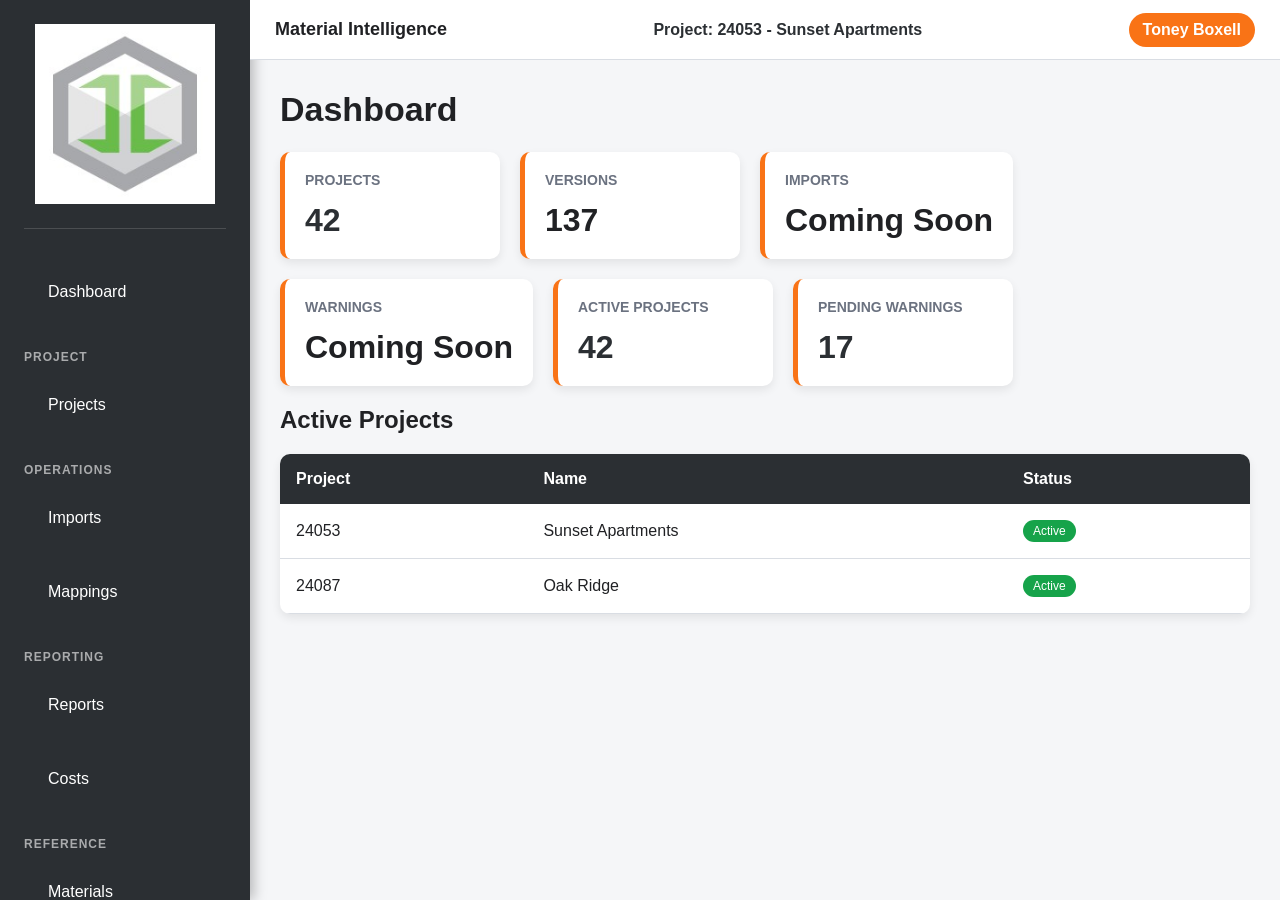
<file: prototype/index.html>
<!DOCTYPE html>
<html lang="en">
<head>
    <meta charset="UTF-8">
    <meta name="viewport" content="width=device-width, initial-scale=1.0">
    <title>Material Intelligence</title>
    <link rel="stylesheet" href="site.css">
</head>

<body>
<div class="topbar">

    <div class="topbar-left">
        Material Intelligence
    </div>

    <div class="topbar-center">
        Project: 24053 - Sunset Apartments
    </div>

    <div class="topbar-right">
        Toney Boxell
    </div>

</div>
<div class="sidebar">

<div class="logo-container">
    <img src="ICD.jpg" alt="ICD">
</div>

  <ul>

    <li><a href="index.html">Dashboard</a></li>

</ul>

<h4>Project</h4>

<ul>

    <li><a href="projects.html">Projects</a></li>

</ul>

<h4>Operations</h4>

<ul>

    <li><a href="imports.html">Imports</a></li>

    <li><a href="mappings.html">Mappings</a></li>

</ul>

<h4>Reporting</h4>

<ul>

    <li><a href="reports.html">Reports</a></li>

    <li><a href="costs.html">Costs</a></li>

</ul>

<h4>Reference</h4>

<ul>

    <li><a href="materials.html">Materials</a></li>

</ul>
</div>

<div class="main">

    <h1>Dashboard</h1>

    <div class="card-container">

        <div class="card">
            <h3>Projects</h3>
            <p class="kpi-number">42</p>
        </div>

        <div class="card">
            <h3>Versions</h3>
            <p>137</p>
        </div>

        <div class="card">
            <h3>Imports</h3>
            <p>Coming Soon</p>
        </div>

        <div class="card">
            <h3>Warnings</h3>
            <p>Coming Soon</p>
        </div>
<div class="card">
    <h3>Active Projects</h3>
    <p class="kpi-number">42</p>
</div>
<div class="card">
    <h3>Pending Warnings</h3>
    <p class="kpi-number">17</p>
</div>
    </div>

    <h2>Active Projects</h2>

    <table>

        <tr>
            <th>Project</th>
            <th>Name</th>
            <th>Status</th>
        </tr>

        <tr>
            <td>24053</td>
            <td>Sunset Apartments</td>
            <td>
    <span class="status-active">
        Active
    </span>
</td>
        </tr>

        <tr>
            <td>24087</td>
            <td>Oak Ridge</td>
            <td>
    <span class="status-active">
        Active
    </span>
</td>
        </tr>

    </table>

</div>

</body>
</html>
</file>
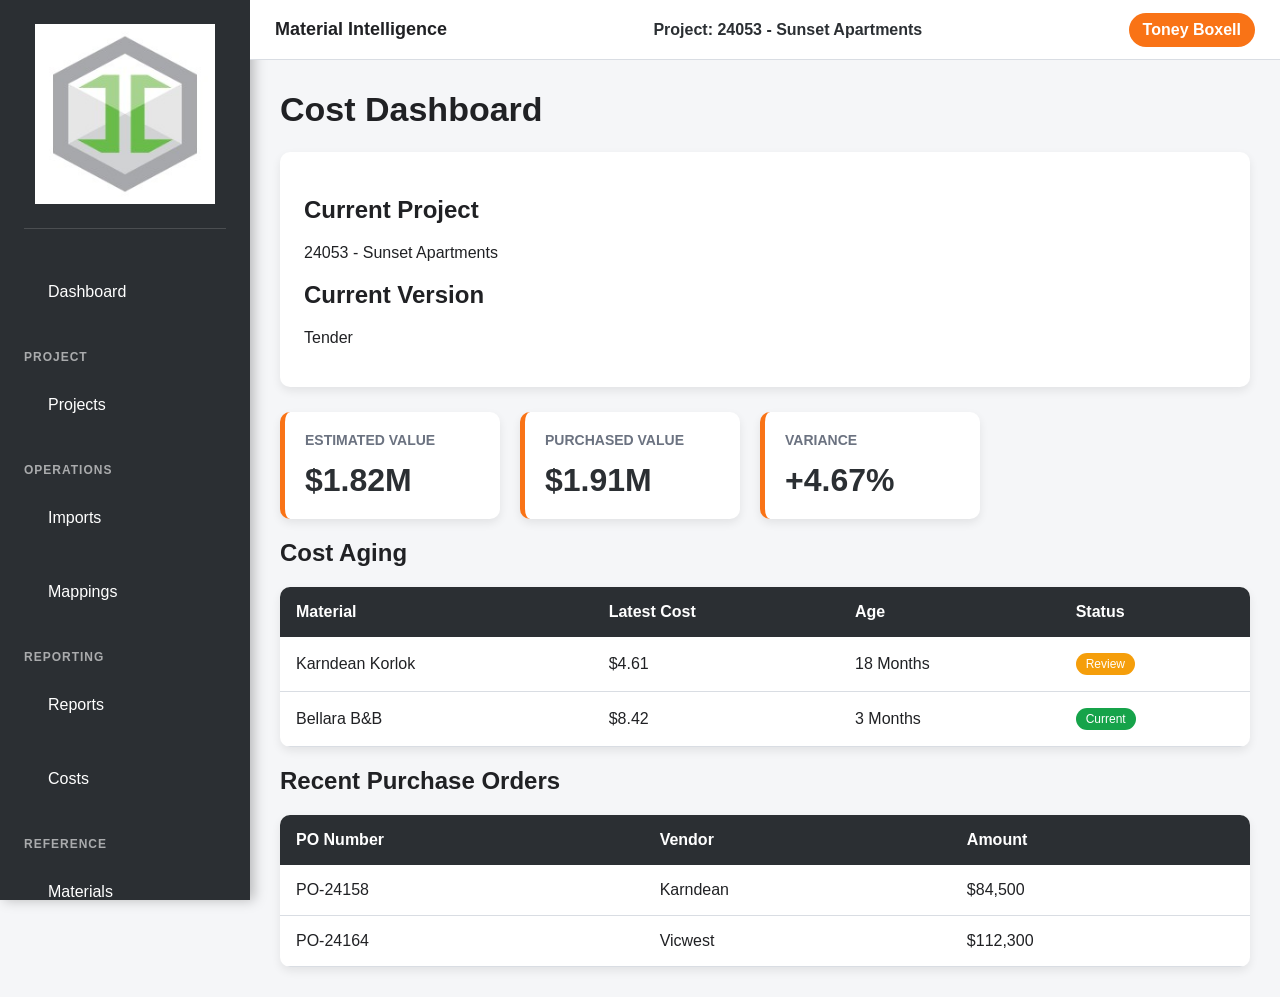
<file: prototype/costs.html>
<!DOCTYPE html>
<html lang="en">

<head>
    <meta charset="UTF-8">
    <meta name="viewport" content="width=device-width, initial-scale=1.0">
    <title>Import Center - Material Intelligence</title>
    <link rel="stylesheet" href="site.css">
</head>

<body>

    <div class="topbar">

    <div class="topbar-left">
        Material Intelligence
    </div>

    <div class="topbar-center">
        Project: 24053 - Sunset Apartments
    </div>

    <div class="topbar-right">
        Toney Boxell
    </div>

</div>

    <div class="sidebar">

  <div class="logo-container">
    <img src="ICD.jpg" alt="ICD">
</div>

       <ul>

    <li><a href="index.html">Dashboard</a></li>

</ul>

<h4>Project</h4>

<ul>

    <li><a href="projects.html">Projects</a></li>

</ul>

<h4>Operations</h4>

<ul>

    <li><a href="imports.html">Imports</a></li>

    <li><a href="mappings.html">Mappings</a></li>

</ul>

<h4>Reporting</h4>

<ul>

    <li><a href="reports.html">Reports</a></li>

    <li><a href="costs.html">Costs</a></li>

</ul>

<h4>Reference</h4>

<ul>

    <li><a href="materials.html">Materials</a></li>

</ul>
    </div>

    <div class="main">

        <h1>Cost Dashboard</h1>

<div class="workspace-header">

    <h2>Current Project</h2>
    <p>24053 - Sunset Apartments</p>

    <h2>Current Version</h2>
    <p>Tender</p>

</div>

<div class="card-container">

    <div class="card">
        <h3>Estimated Value</h3>
        <p class="kpi-number">$1.82M</p>
    </div>

    <div class="card">
        <h3>Purchased Value</h3>
        <p class="kpi-number">$1.91M</p>
    </div>

    <div class="card">
        <h3>Variance</h3>
        <p class="kpi-number">+4.67%</p>
    </div>

</div>

<h2>Cost Aging</h2>

<table>

<tr>
    <th>Material</th>
    <th>Latest Cost</th>
    <th>Age</th>
    <th>Status</th>
</tr>

<tr>
    <td>Karndean Korlok</td>
    <td>$4.61</td>
    <td>18 Months</td>
    <td>
        <span class="status-warning">
            Review
        </span>
    </td>
</tr>

<tr>
    <td>Bellara B&B</td>
    <td>$8.42</td>
    <td>3 Months</td>
    <td>
        <span class="status-active">
            Current
        </span>
    </td>
</tr>

</table>

<h2>Recent Purchase Orders</h2>

<table>

<tr>
    <th>PO Number</th>
    <th>Vendor</th>
    <th>Amount</th>
</tr>

<tr>
    <td>PO-24158</td>
    <td>Karndean</td>
    <td>$84,500</td>
</tr>

<tr>
    <td>PO-24164</td>
    <td>Vicwest</td>
    <td>$112,300</td>
</tr>

</table>

</body>

</html>
</file>
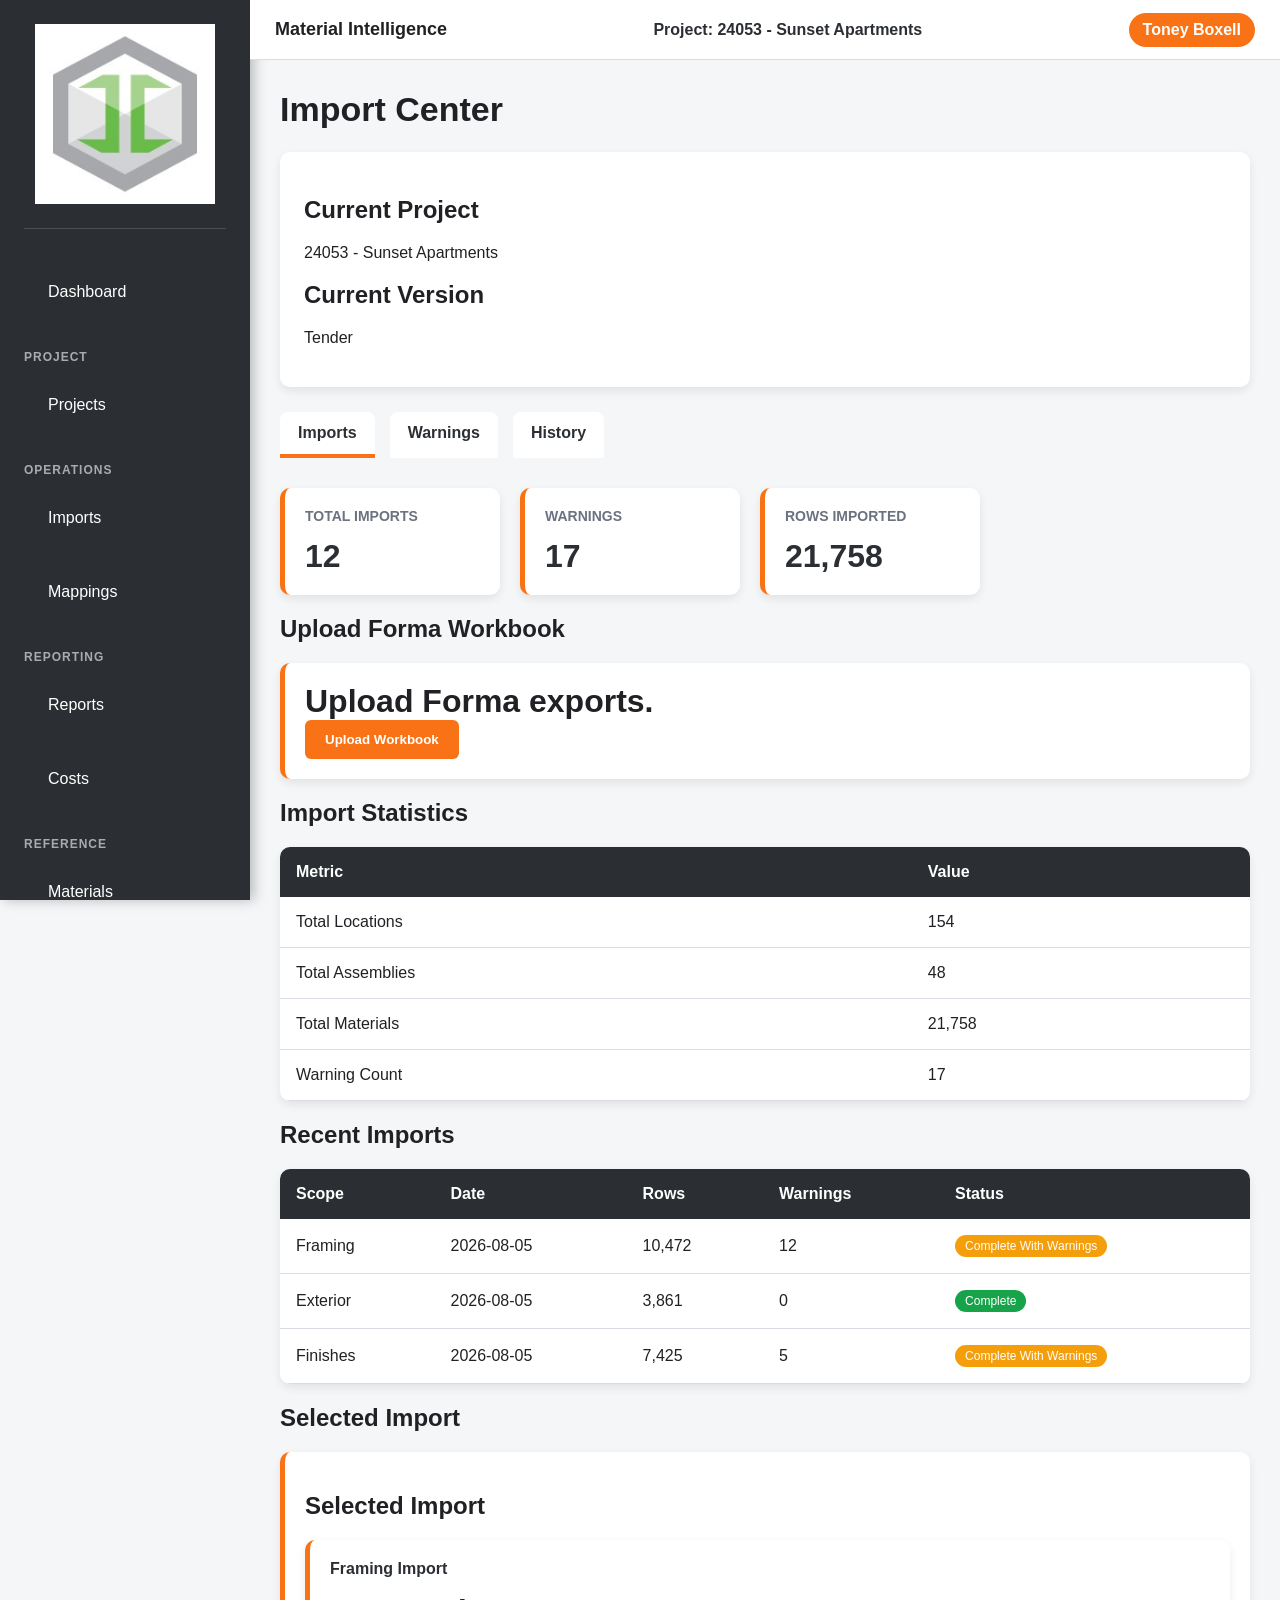
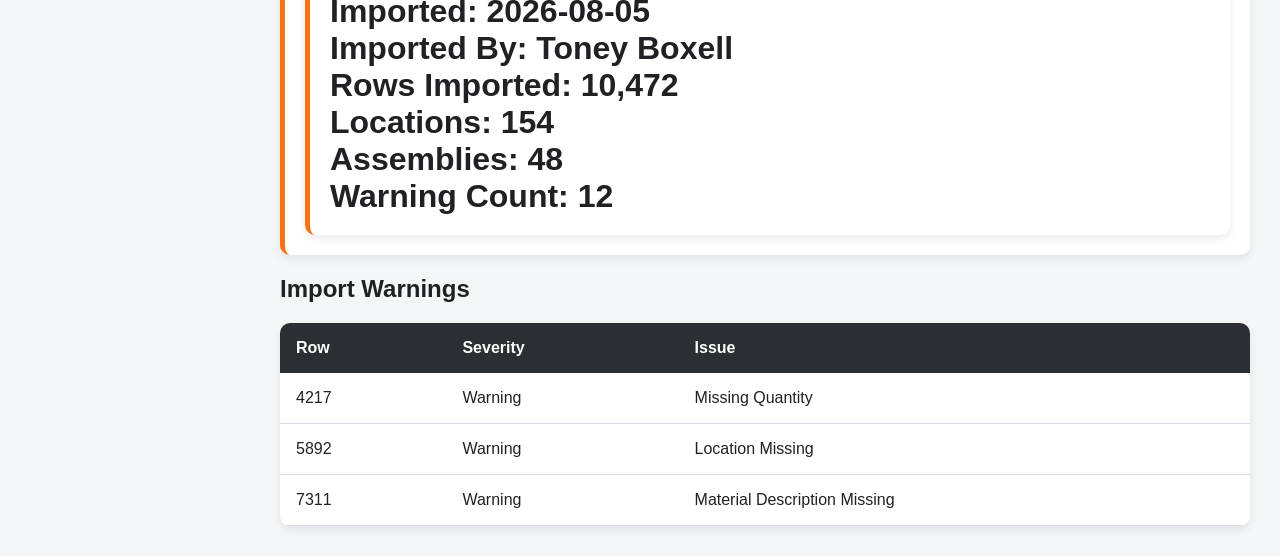
<file: prototype/imports.html>
<!DOCTYPE html>
<html lang="en">

<head>
    <meta charset="UTF-8">
    <meta name="viewport" content="width=device-width, initial-scale=1.0">
    <title>Import Center - Material Intelligence</title>
    <link rel="stylesheet" href="site.css">
</head>

<body>

   <div class="topbar">

    <div class="topbar-left">
        Material Intelligence
    </div>

    <div class="topbar-center">
        Project: 24053 - Sunset Apartments
    </div>

    <div class="topbar-right">
        Toney Boxell
    </div>

</div>

    <div class="sidebar">

  <div class="logo-container">
    <img src="ICD.jpg" alt="ICD">
</div>
<ul>

    <li><a href="index.html">Dashboard</a></li>

</ul>

<h4>Project</h4>

<ul>

    <li><a href="projects.html">Projects</a></li>

</ul>

<h4>Operations</h4>

<ul>

    <li><a href="imports.html">Imports</a></li>

    <li><a href="mappings.html">Mappings</a></li>

</ul>

<h4>Reporting</h4>

<ul>

    <li><a href="reports.html">Reports</a></li>

    <li><a href="costs.html">Costs</a></li>

</ul>

<h4>Reference</h4>

<ul>

    <li><a href="materials.html">Materials</a></li>

</ul>

    </div>

    <div class="main">

        <h1>Import Center</h1>

        <div class="workspace-header">

            <h2>Current Project</h2>

            <p>24053 - Sunset Apartments</p>

            <h2>Current Version</h2>

            <p>Tender</p>

        </div>

        <div class="tabs">

            <div class="tab active">
                Imports
            </div>

            <div class="tab">
                Warnings
            </div>

            <div class="tab">
                History
            </div>

        </div>

        <div class="card-container">

            <div class="card">
                <h3>Total Imports</h3>
                <p class="kpi-number">12</p>
            </div>

            <div class="card">
                <h3>Warnings</h3>
                <p class="kpi-number">17</p>
            </div>

            <div class="card">
                <h3>Rows Imported</h3>
                <p class="kpi-number">21,758</p>
            </div>

        </div>

        <h2>Upload Forma Workbook</h2>

        <div class="card">

            <p>
                Upload Forma exports.
            </p>

            <button class="primary-button">
                Upload Workbook
            </button>

        </div>

        <h2>Import Statistics</h2>

        <table>

            <tr>
                <th>Metric</th>
                <th>Value</th>
            </tr>

            <tr>
                <td>Total Locations</td>
                <td>154</td>
            </tr>

            <tr>
                <td>Total Assemblies</td>
                <td>48</td>
            </tr>

            <tr>
                <td>Total Materials</td>
                <td>21,758</td>
            </tr>

            <tr>
                <td>Warning Count</td>
                <td>17</td>
            </tr>

        </table>

        <h2>Recent Imports</h2>

        <table>

            <tr>
                <th>Scope</th>
                <th>Date</th>
                <th>Rows</th>
                <th>Warnings</th>
                <th>Status</th>
            </tr>

            <tr>
                <td>Framing</td>
                <td>2026-08-05</td>
                <td>10,472</td>
                <td>12</td>
                <td>
                    <span class="status-warning">
                        Complete With Warnings
                    </span>
                </td>
            </tr>

            <tr>
                <td>Exterior</td>
                <td>2026-08-05</td>
                <td>3,861</td>
                <td>0</td>
                <td>
                    <span class="status-active">
                        Complete
                    </span>
                </td>
            </tr>

            <tr>
                <td>Finishes</td>
                <td>2026-08-05</td>
                <td>7,425</td>
                <td>5</td>
                <td>
                    <span class="status-warning">
                        Complete With Warnings
                    </span>
                </td>
            </tr>

        </table>
<h2>Selected Import</h2>

<div class="card">

   <h2>Selected Import</h2>

<div class="card">

    <div class="section-label">
        Framing Import
    </div>

    <p>Imported: 2026-08-05</p>
    <p>Imported By: Toney Boxell</p>
    <p>Rows Imported: 10,472</p>
    <p>Locations: 154</p>
    <p>Assemblies: 48</p>
    <p>Warning Count: 12</p>

</div>
    </div>
<h2>Import Warnings</h2>

<table>

    <tr>
        <th>Row</th>
        <th>Severity</th>
        <th>Issue</th>
    </tr>

    <tr>
        <td>4217</td>
        <td>Warning</td>
        <td>Missing Quantity</td>
    </tr>

    <tr>
        <td>5892</td>
        <td>Warning</td>
        <td>Location Missing</td>
    </tr>

    <tr>
        <td>7311</td>
        <td>Warning</td>
        <td>Material Description Missing</td>
    </tr>

</table>
</body>

</html>
</file>
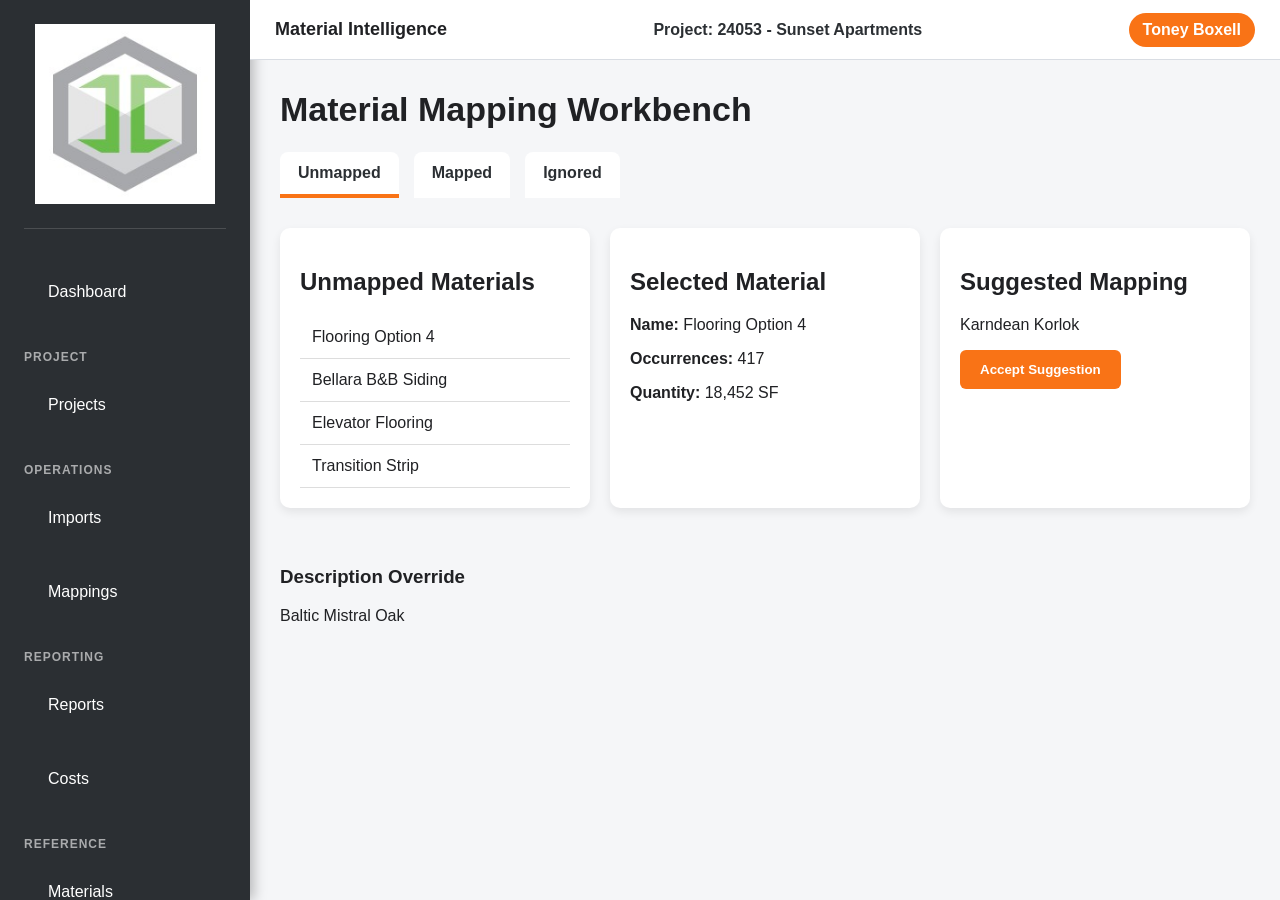
<file: prototype/mappings.html>
<!DOCTYPE html>
<html lang="en">
<head>
    <meta charset="UTF-8">
    <meta name="viewport" content="width=device-width, initial-scale=1.0">
    <title>Material Intelligence</title>
    <link rel="stylesheet" href="site.css">
</head>
    
<body>
    
<div class="topbar">

    <div class="topbar-left">
        Material Intelligence
    </div>

    <div class="topbar-center">
        Project: 24053 - Sunset Apartments
    </div>

    <div class="topbar-right">
        Toney Boxell
    </div>

</div>
<div class="sidebar">

 <div class="logo-container">
    <img src="ICD.jpg" alt="ICD">
</div>

   <ul>

    <li><a href="index.html">Dashboard</a></li>

</ul>

<h4>Project</h4>

<ul>

    <li><a href="projects.html">Projects</a></li>

</ul>

<h4>Operations</h4>

<ul>

    <li><a href="imports.html">Imports</a></li>

    <li><a href="mappings.html">Mappings</a></li>

</ul>

<h4>Reporting</h4>

<ul>

    <li><a href="reports.html">Reports</a></li>

    <li><a href="costs.html">Costs</a></li>

</ul>

<h4>Reference</h4>

<ul>

    <li><a href="materials.html">Materials</a></li>

</ul>

</div>

<div class="main">

    <h1>Material Mapping Workbench</h1>

 <div class="tabs">

    <div class="tab active">
        Unmapped
    </div>

    <div class="tab">
        Mapped
    </div>

    <div class="tab">
        Ignored
    </div>

</div>

   <div class="mapping-layout">

    <div class="mapping-panel">

        <h2>Unmapped Materials</h2>

        <ul class="mapping-list">

            <li>Flooring Option 4</li>
            <li>Bellara B&B Siding</li>
            <li>Elevator Flooring</li>
            <li>Transition Strip</li>

        </ul>

    </div>

    <div class="mapping-panel">

        <h2>Selected Material</h2>

        <p><strong>Name:</strong> Flooring Option 4</p>

        <p><strong>Occurrences:</strong> 417</p>

        <p><strong>Quantity:</strong> 18,452 SF</p>

    </div>

    <div class="mapping-panel">

        <h2>Suggested Mapping</h2>

        <p>Karndean Korlok</p>

        <button class="primary-button">
            Accept Suggestion
        </button>

    </div>
      
<div style="margin-top:20px;">

    <h3>Description Override</h3>

    <p>
        Baltic Mistral Oak
    </p>

</div>
</div>

</body>
</html>
</file>
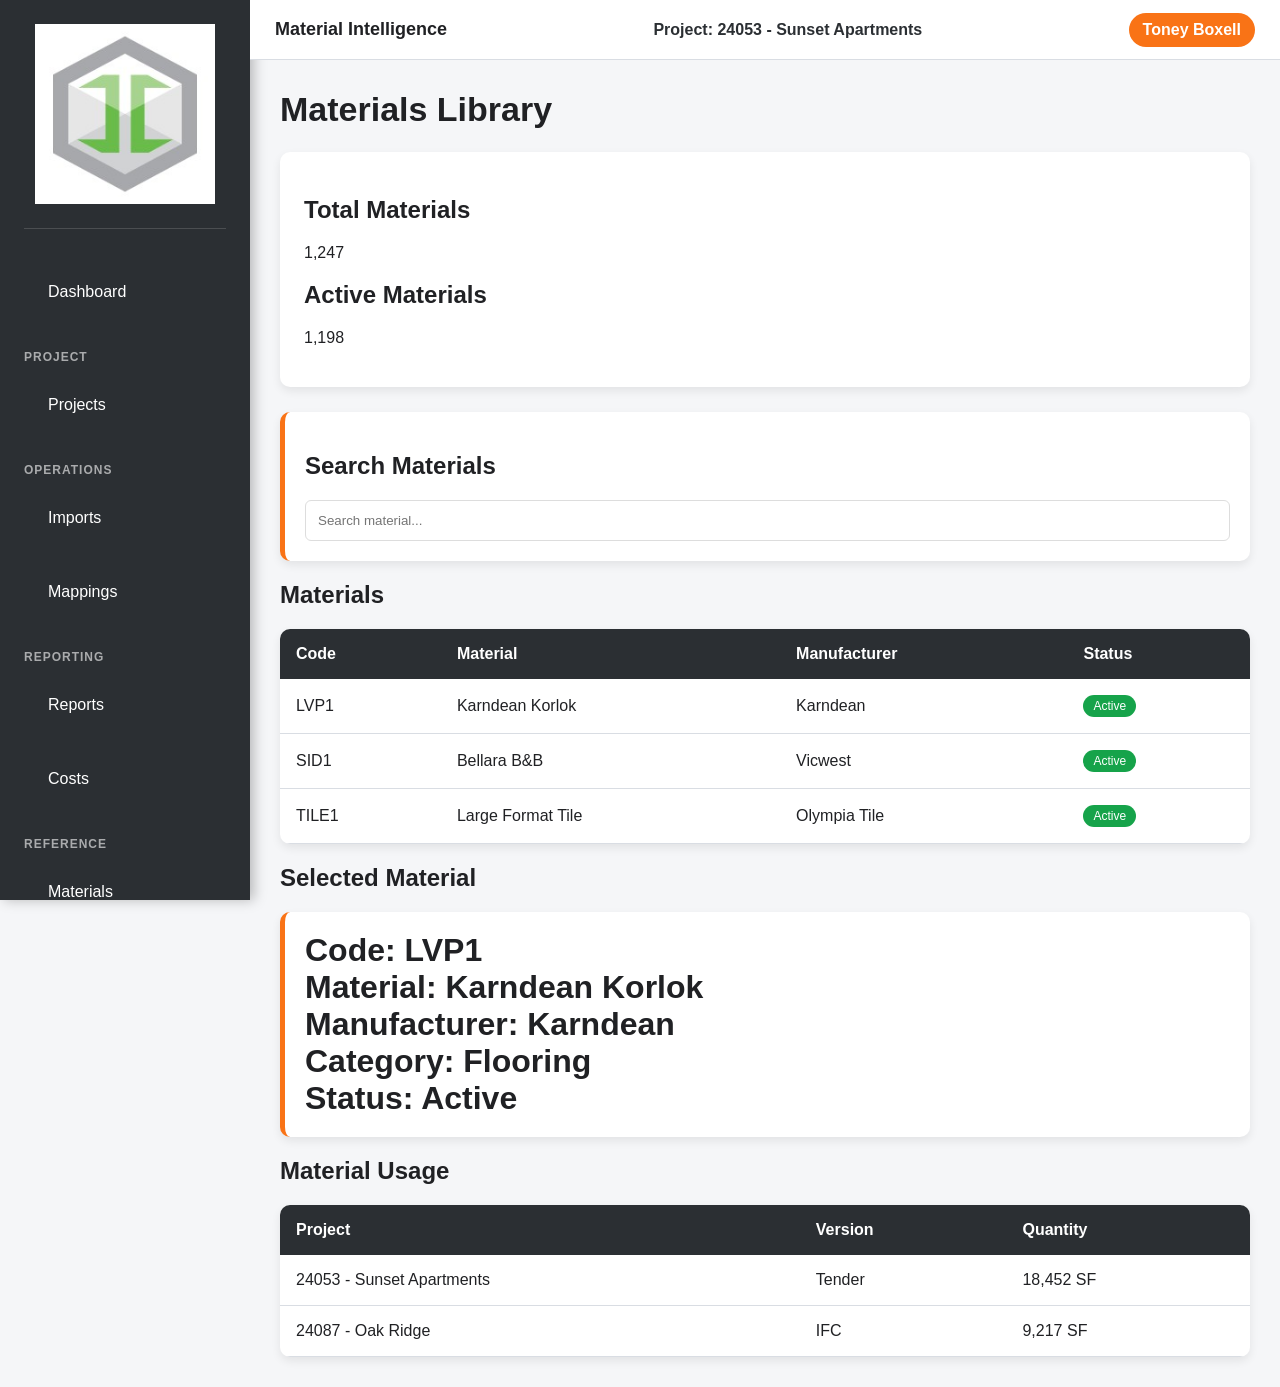
<file: prototype/materials.html>
<!DOCTYPE html>
<html lang="en">

<head>
    <meta charset="UTF-8">
    <meta name="viewport" content="width=device-width, initial-scale=1.0">
    <title>Import Center - Material Intelligence</title>
    <link rel="stylesheet" href="site.css">
</head>

<body>

  <div class="topbar">

    <div class="topbar-left">
        Material Intelligence
    </div>

    <div class="topbar-center">
        Project: 24053 - Sunset Apartments
    </div>

    <div class="topbar-right">
        Toney Boxell
    </div>

</div>

    <div class="sidebar">

  <div class="logo-container">
    <img src="ICD.jpg" alt="ICD">
</div>

      <ul>

    <li><a href="index.html">Dashboard</a></li>

</ul>

<h4>Project</h4>

<ul>

    <li><a href="projects.html">Projects</a></li>

</ul>

<h4>Operations</h4>

<ul>

    <li><a href="imports.html">Imports</a></li>

    <li><a href="mappings.html">Mappings</a></li>

</ul>

<h4>Reporting</h4>

<ul>

    <li><a href="reports.html">Reports</a></li>

    <li><a href="costs.html">Costs</a></li>

</ul>

<h4>Reference</h4>

<ul>

    <li><a href="materials.html">Materials</a></li>

</ul>

    </div>

    <div class="main">

       <h1>Materials Library</h1>

<div class="workspace-header">

    <h2>Total Materials</h2>
    <p>1,247</p>

    <h2>Active Materials</h2>
    <p>1,198</p>

</div>

<div class="card">

    <h2>Search Materials</h2>

    <input type="text"
           placeholder="Search material..."
           style="
                width:100%;
                padding:12px;
                border:1px solid #ddd;
                border-radius:6px;
           ">

</div>

<h2>Materials</h2>

<table>

<tr>
    <th>Code</th>
    <th>Material</th>
    <th>Manufacturer</th>
    <th>Status</th>
</tr>

<tr>
    <td>LVP1</td>
    <td>Karndean Korlok</td>
    <td>Karndean</td>
    <td>
        <span class="status-active">
            Active
        </span>
    </td>
</tr>

<tr>
    <td>SID1</td>
    <td>Bellara B&B</td>
    <td>Vicwest</td>
    <td>
        <span class="status-active">
            Active
        </span>
    </td>
</tr>

<tr>
    <td>TILE1</td>
    <td>Large Format Tile</td>
    <td>Olympia Tile</td>
    <td>
        <span class="status-active">
            Active
        </span>
    </td>
</tr>

</table>

<h2>Selected Material</h2>

<div class="card">

    <p><strong>Code:</strong> LVP1</p>

    <p><strong>Material:</strong> Karndean Korlok</p>

    <p><strong>Manufacturer:</strong> Karndean</p>

    <p><strong>Category:</strong> Flooring</p>

    <p><strong>Status:</strong> Active</p>

</div>
        <h2>Material Usage</h2>

<table>

<tr>
    <th>Project</th>
    <th>Version</th>
    <th>Quantity</th>
</tr>

<tr>
    <td>24053 - Sunset Apartments</td>
    <td>Tender</td>
    <td>18,452 SF</td>
</tr>

<tr>
    <td>24087 - Oak Ridge</td>
    <td>IFC</td>
    <td>9,217 SF</td>
</tr>

</table>
</body>

</html>
</file>
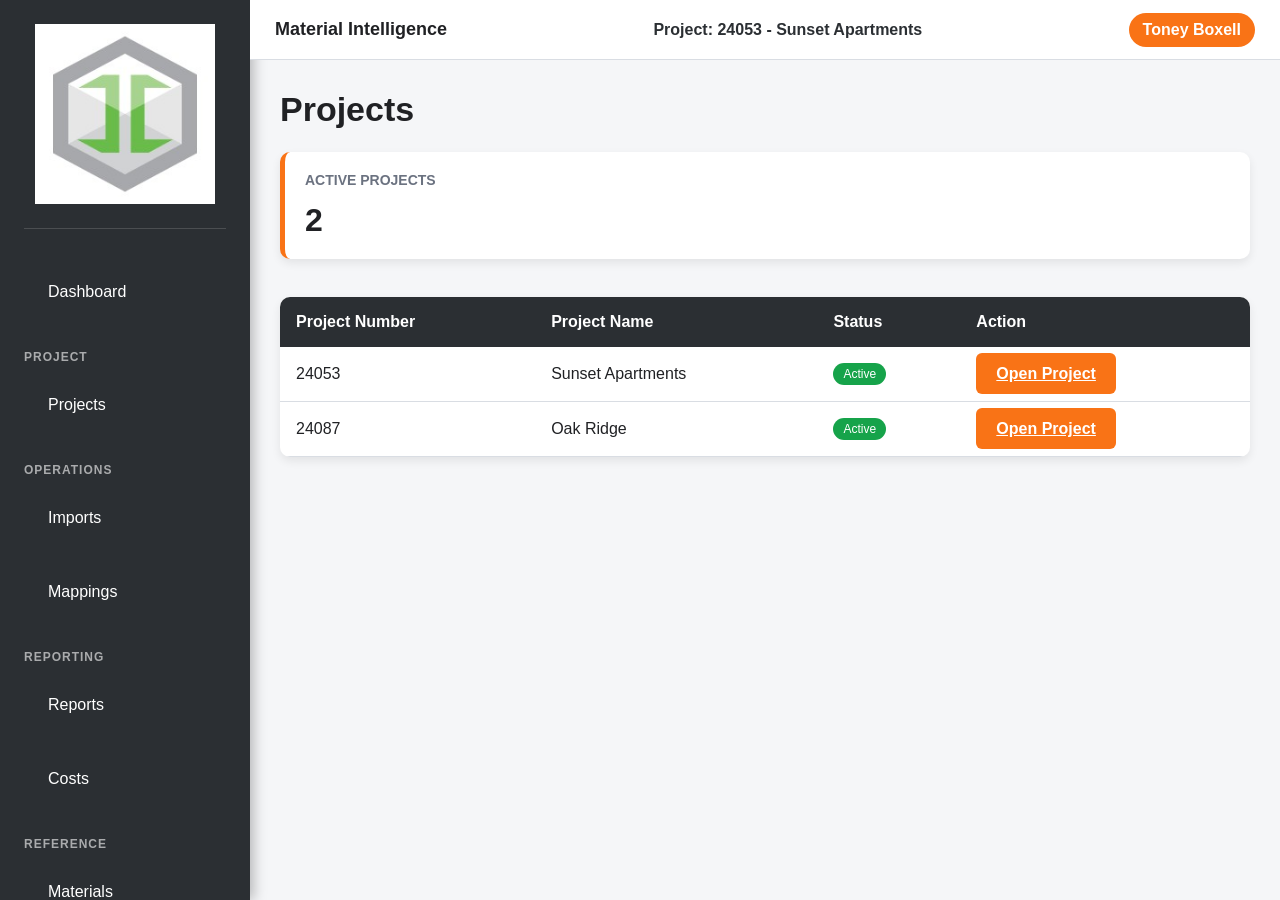
<file: prototype/projects.html>
<!DOCTYPE html>
<html lang="en">
<head>
    <meta charset="UTF-8">
    <meta name="viewport" content="width=device-width, initial-scale=1.0">
    <title>Material Intelligence</title>
    <link rel="stylesheet" href="site.css">
</head>

<body>
<div class="topbar">

    <div class="topbar-left">
        Material Intelligence
    </div>

    <div class="topbar-center">
        Project: 24053 - Sunset Apartments
    </div>

    <div class="topbar-right">
        Toney Boxell
    </div>

</div>
<div class="sidebar">

 <div class="logo-container">
    <img src="ICD.jpg" alt="ICD">
</div>

  <ul>

    <li><a href="index.html">Dashboard</a></li>

</ul>

<h4>Project</h4>

<ul>

    <li><a href="projects.html">Projects</a></li>

</ul>

<h4>Operations</h4>

<ul>

    <li><a href="imports.html">Imports</a></li>

    <li><a href="mappings.html">Mappings</a></li>

</ul>

<h4>Reporting</h4>

<ul>

    <li><a href="reports.html">Reports</a></li>

    <li><a href="costs.html">Costs</a></li>

</ul>

<h4>Reference</h4>

<ul>

    <li><a href="materials.html">Materials</a></li>

</ul>

</div>

<div class="main">

    <h1>Projects</h1>

    <div class="card">
        <h3>Active Projects</h3>
        <p>2</p>
    </div>

    <br>

    <table>

        <tr>
            <th>Project Number</th>
            <th>Project Name</th>
            <th>Status</th>
            <th>Action</th>
        </tr>

        <tr>
            <td>24053</td>
            <td>Sunset Apartments</td>
            <td>
    <span class="status-active">
        Active
    </span>
</td>
            <td>
    <a href="workspace.html" class="primary-button">
        Open Project
    </a>
</td>
        </tr>

        <tr>
            <td>24087</td>
            <td>Oak Ridge</td>
            <td>
    <span class="status-active">
        Active
    </span>
</td>
            <td>
    <a href="workspace.html" class="primary-button">
        Open Project
    </a>
</td>
        </tr>

    </table>

</div>

</body>
</html>
</file>
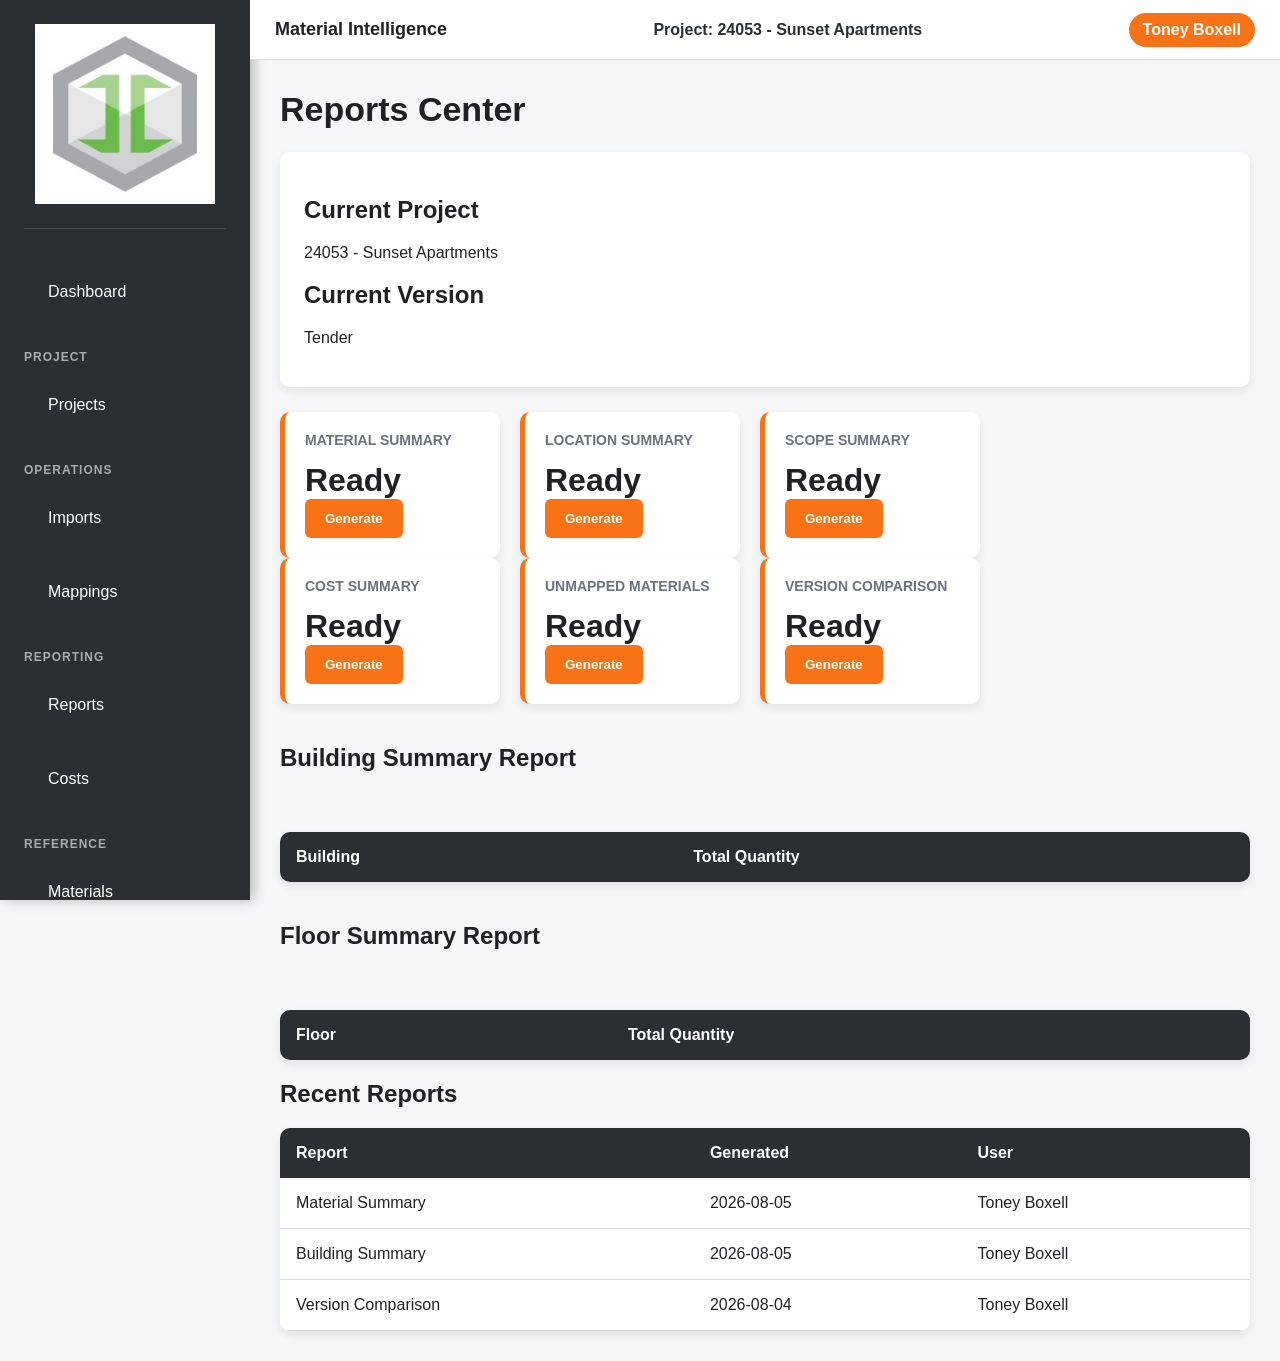
<file: prototype/reports.html>
<!DOCTYPE html>
<html lang="en">

<head>
    <meta charset="UTF-8">
    <meta name="viewport" content="width=device-width, initial-scale=1.0">
    <title>Import Center - Material Intelligence</title>
    <link rel="stylesheet" href="site.css">
</head>

<body>

 <div class="topbar">

    <div class="topbar-left">
        Material Intelligence
    </div>

    <div class="topbar-center">
        Project: 24053 - Sunset Apartments
    </div>

    <div class="topbar-right">
        Toney Boxell
    </div>

</div>
    <div class="sidebar">

  <div class="logo-container">
    <img src="ICD.jpg" alt="ICD">
</div>

       <ul>

    <li><a href="index.html">Dashboard</a></li>

</ul>

<h4>Project</h4>

<ul>

    <li><a href="projects.html">Projects</a></li>

</ul>

<h4>Operations</h4>

<ul>

    <li><a href="imports.html">Imports</a></li>

    <li><a href="mappings.html">Mappings</a></li>

</ul>

<h4>Reporting</h4>

<ul>

    <li><a href="reports.html">Reports</a></li>

    <li><a href="costs.html">Costs</a></li>

</ul>

<h4>Reference</h4>

<ul>

    <li><a href="materials.html">Materials</a></li>

</ul>
    </div>

    <div class="main">

        <h1>Reports Center</h1>

<div class="workspace-header">

    <h2>Current Project</h2>
    <p>24053 - Sunset Apartments</p>

    <h2>Current Version</h2>
    <p>Tender</p>

</div>

<div class="card-container">

    <div class="card">
        <h3>Material Summary</h3>
        <p>Ready</p>

        <button class="primary-button">
            Generate
        </button>
    </div>

    <div class="card">
        <h3>Location Summary</h3>
        <p>Ready</p>

        <button class="primary-button">
            Generate
        </button>
    </div>

    <div class="card">
        <h3>Scope Summary</h3>
        <p>Ready</p>

        <button class="primary-button">
            Generate
        </button>
    </div>

</div>

<div class="card-container">

    <div class="card">
        <h3>Cost Summary</h3>
        <p>Ready</p>

        <button class="primary-button">
            Generate
        </button>
    </div>

    <div class="card">
        <h3>Unmapped Materials</h3>
        <p>Ready</p>

        <button class="primary-button">
            Generate
        </button>
    </div>

    <div class="card">
        <h3>Version Comparison</h3>
        <p>Ready</p>

        <button class="primary-button">
            Generate
        </button>
    </div>
<h2>Building Summary Report</h2>

<table>

    <thead>
        <tr>
            <th>Building</th>
            <th>Total Quantity</th>
        </tr>
    </thead>

    <tbody id="building-report-body">

    </tbody>

</table>
    <h2>Floor Summary Report</h2>

<table>

    <thead>
        <tr>
            <th>Floor</th>
            <th>Total Quantity</th>
        </tr>
    </thead>

    <tbody id="floor-report-body">

    </tbody>

</table>
</div>

<h2>Recent Reports</h2>

<table>

<tr>
    <th>Report</th>
    <th>Generated</th>
    <th>User</th>
</tr>

<tr>
    <td>Material Summary</td>
    <td>2026-08-05</td>
    <td>Toney Boxell</td>
</tr>

<tr>
    <td>Building Summary</td>
    <td>2026-08-05</td>
    <td>Toney Boxell</td>
</tr>

<tr>
    <td>Version Comparison</td>
    <td>2026-08-04</td>
    <td>Toney Boxell</td>
</tr>

</table>
        <script>
       js/reporting.js
           </script>
</body>

</html>
</file>
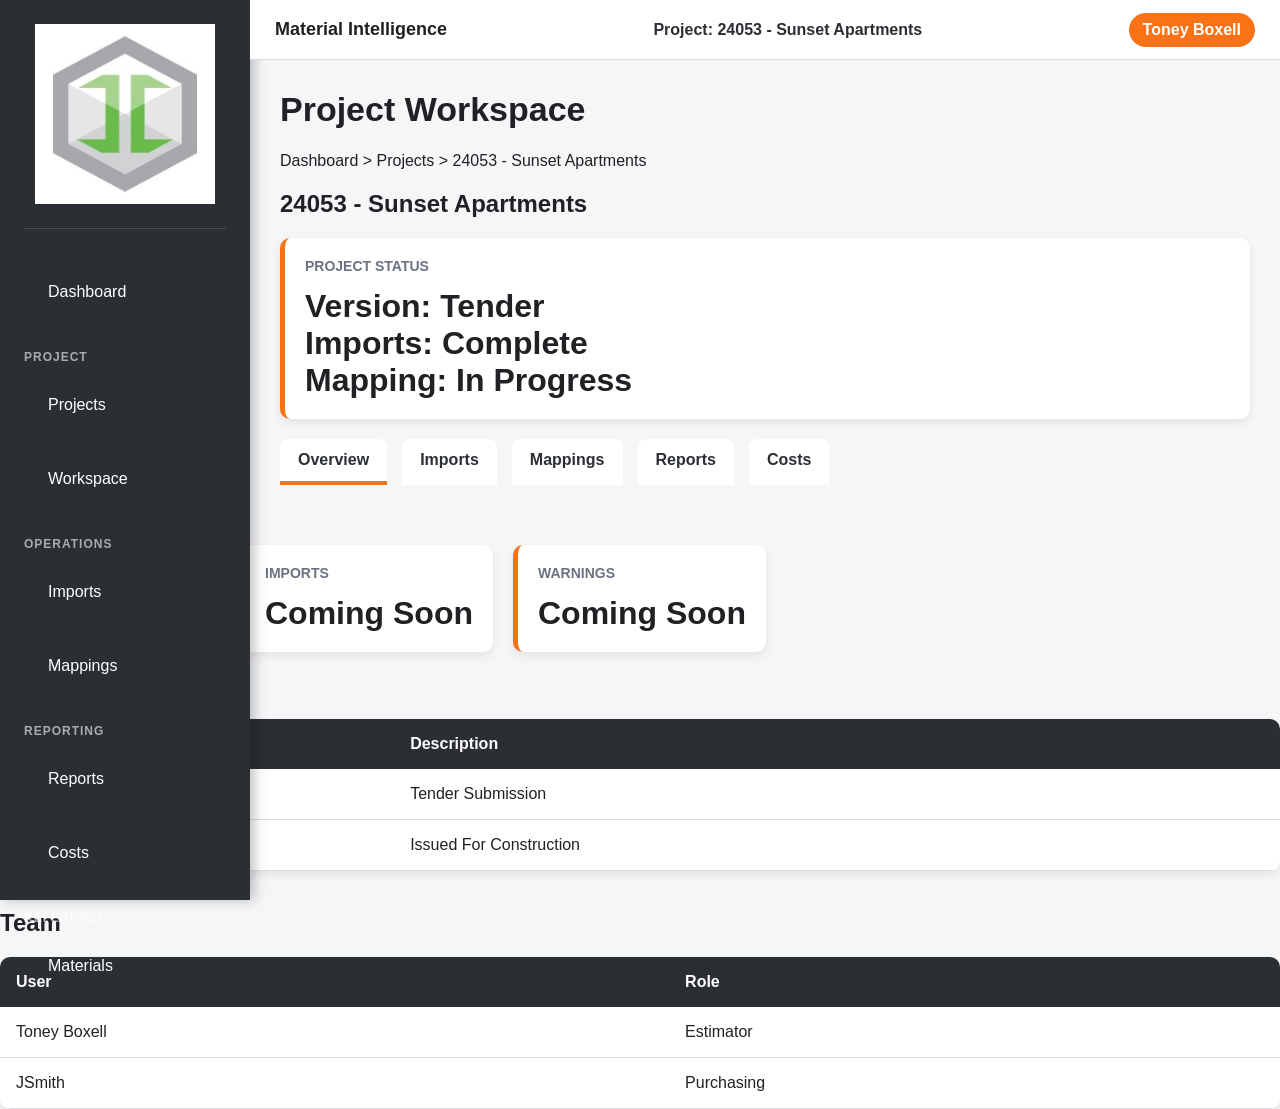
<file: prototype/workspace.html>
<!DOCTYPE html>
<html lang="en">
<head>
    <meta charset="UTF-8">
    <meta name="viewport" content="width=device-width, initial-scale=1.0">
    <title>Material Intelligence</title>
    <link rel="stylesheet" href="site.css">
</head>
    
<body>
  
<div class="topbar">

    <div class="topbar-left">
        Material Intelligence
    </div>

    <div class="topbar-center">
        Project: 24053 - Sunset Apartments
    </div>

    <div class="topbar-right">
        Toney Boxell
    </div>

</div>
<div class="sidebar">

 <div class="logo-container">
    <img src="ICD.jpg" alt="ICD">
</div>

   <ul>

    <li><a href="index.html">Dashboard</a></li>

</ul>

<h4>Project</h4>

<ul>

    <li><a href="projects.html">Projects</a></li>

    <li><a href="workspace.html">Workspace</a></li>

</ul>

<h4>Operations</h4>

<ul>

    <li><a href="imports.html">Imports</a></li>

    <li><a href="mappings.html">Mappings</a></li>

</ul>

<h4>Reporting</h4>

<ul>

    <li><a href="reports.html">Reports</a></li>

    <li><a href="costs.html">Costs</a></li>

</ul>

<h4>Reference</h4>

<ul>

    <li><a href="materials.html">Materials</a></li>

</ul>

</div>

<div class="main">

   <h1>Project Workspace</h1>

<p>
Dashboard > Projects > 24053 - Sunset Apartments
</p>

<h2>24053 - Sunset Apartments</h2>
    <div class="card">

    <h3>Project Status</h3>

    <p>
        Version: Tender
    </p>

    <p>
        Imports: Complete
    </p>

    <p>
        Mapping: In Progress
    </p>

</div>
<div class="tabs">

    <a href="workspace.html" class="tab active">
        Overview
    </a>

    <a href="imports.html" class="tab">
        Imports
    </a>

    <a href="mappings.html" class="tab">
        Mappings
    </a>

    <a href="reports.html" class="tab">
        Reports
    </a>

    <a href="costs.html" class="tab">
        Costs
    </a>

</div>
</div>

    <div class="card-container">

        <div class="card">
            <h3>Versions</h3>
            <p>2</p>
        </div>

        <div class="card">
            <h3>Imports</h3>
            <p>Coming Soon</p>
        </div>

        <div class="card">
            <h3>Warnings</h3>
            <p>Coming Soon</p>
        </div>

    </div>

    <h2>Versions</h2>

    <table>

        <tr>
            <th>Version</th>
            <th>Description</th>
        </tr>

        <tr>
            <td>Tender</td>
            <td>Tender Submission</td>
        </tr>

        <tr>
            <td>IFC</td>
            <td>Issued For Construction</td>
        </tr>

    </table>

    <br>

    <h2>Team</h2>

    <table>

        <tr>
            <th>User</th>
            <th>Role</th>
        </tr>

        <tr>
            <td>Toney Boxell</td>
            <td>Estimator</td>
        </tr>

        <tr>
            <td>JSmith</td>
            <td>Purchasing</td>
        </tr>

    </table>

</div>

</body>
</html>
</file>
<file: prototype/site.css>
:root {
    --graphite: #2B2F33;
    --orange: #F97316;
    --concrete: #F5F6F8;
    --white: #FFFFFF;
    --success: #16A34A;
    --warning: #F59E0B;
    --border: #D9DDE3;
}

* {
    box-sizing: border-box;
}

body {
    margin: 0;
    background: var(--concrete);
    font-family: "Segoe UI", Arial, sans-serif;
    color: #202124;
}

.sidebar {
    position: fixed;
    top: 0;
    left: 0;
    width: 250px;
    height: 100vh;
    background: var(--graphite);
    color: white;
    padding: 24px;
}

.sidebar h2 {
    margin: 0 0 30px 0;
    font-size: 24px;
    font-weight: 700;
    color: white;
}
.sidebar {
    box-shadow: 4px 0 12px rgba(0,0,0,.25);
}

.sidebar ul {
    list-style: none;
    margin: 0;
    padding: 0;
}

.sidebar li {
    margin-bottom: 8px;
}

.sidebar a,
.sidebar li {
    display: block;
    padding: 12px;
    border-radius: 6px;
    text-decoration: none;
    color: white;
}

.sidebar a:hover {
    background: rgba(255,255,255,.08);
}

.main {
    margin-left: 250px;
    padding: 90px 30px 30px 30px;
}

h1 {
    margin-top: 0;
    font-size: 34px;
    font-weight: 600;
}

.card-container {
    display: flex;
    gap: 20px;
    flex-wrap: wrap;
}

.card {
    background: white;
    border-left: 5px solid var(--orange);
    border-radius: 10px;
    min-width: 220px;
    padding: 20px;
    box-shadow: 0 4px 10px rgba(0,0,0,.08);
}

.card h3 {
    margin-top: 0;
    color: #6B7280;
    font-size: 14px;
    text-transform: uppercase;
}

.card p {
    font-size: 32px;
    font-weight: 700;
    margin: 0;
}

table {
    width: 100%;
    border-collapse: collapse;
    background: white;
    margin-top: 20px;
    border-radius: 10px;
    overflow: hidden;
    box-shadow: 0 4px 10px rgba(0,0,0,.08);
}

th {
    background: var(--graphite);
    color: white;
    text-align: left;
    padding: 16px;
}

td {
    padding: 16px;
    border-bottom: 1px solid var(--border);
}

tr:hover td {
    background: #FAFAFA;
}

.status-active {
    background: var(--success);
    color: white;
    padding: 4px 10px;
    border-radius: 20px;
    display: inline-block;
    font-size: 12px;
}

.workspace-header {
    background: white;
    padding: 24px;
    border-radius: 10px;
    margin-bottom: 25px;
    box-shadow: 0 4px 10px rgba(0,0,0,.08);
}

.tabs {
    display: flex;
    gap: 15px;
    margin-top: 20px;
    margin-bottom: 30px;
}

.tab {
    background: white;
    padding: 12px 18px;
    border-radius: 8px 8px 0 0;
    border-bottom: 4px solid transparent;
    font-weight: 600;
}

.tab.active {
    border-bottom: 4px solid var(--orange);
}
.topbar {
    height: 60px;
    background: white;
    border-bottom: 1px solid #D9DDE3;
    display: flex;
    justify-content: space-between;
    align-items: center;
    padding: 0 25px;
    position: fixed;
    left: 250px;
    right: 0;
    top: 0;
    z-index: 100;
}

.topbar-left {
    font-weight: 700;
    font-size: 18px;
}

.topbar-right {
    color: #6B7280;
}

.kpi-number {
    font-size: 42px;
    color: var(--graphite);
}
.primary-button {
    background: var(--orange);
    color: white;
    border: none;
    padding: 12px 20px;
    border-radius: 6px;
    cursor: pointer;
    font-weight: 600;
}

.primary-button:hover {
    opacity: .9;
}

.status-warning {
    background: var(--warning);
    color: white;
    padding: 4px 10px;
    border-radius: 20px;
    display: inline-block;
    font-size: 12px;
}
.active-nav {
    background: var(--orange);
}
.section-label {
    font-size: 16px;
    font-weight: 600;
    margin-bottom: 15px;
    color: var(--graphite);
}
.logo-container {
    text-align: center;
    margin-bottom: 30px;
    padding-bottom: 20px;
    border-bottom: 1px solid rgba(255,255,255,.15);
}

.logo-container img {
    max-width: 180px;
    height: auto;
}
.mapping-layout {
    display: grid;
    grid-template-columns: 1fr 1fr 1fr;
    gap: 20px;
    margin-top: 20px;
}

.mapping-panel {
    background: white;
    padding: 20px;
    border-radius: 10px;
    box-shadow: 0 4px 10px rgba(0,0,0,.08);
}

.mapping-list {
    list-style: none;
    padding: 0;
    margin: 0;
}

.mapping-list li {
    padding: 12px;
    border-bottom: 1px solid #ddd;
    cursor: pointer;
}

.mapping-list li:hover {
    background: #f5f5f5;
}
.topbar-center {
    font-weight: 600;
    color: var(--graphite);
}

.topbar-right {
    background: var(--orange);
    color: white;
    padding: 8px 14px;
    border-radius: 20px;
    font-weight: 600;
}
.sidebar h4 {
    margin-top: 25px;
    margin-bottom: 8px;
    color: rgba(255,255,255,.6);
    text-transform: uppercase;
    font-size: 12px;
    letter-spacing: 1px;
}
.tab {
    background: white;
    padding: 12px 18px;
    border-radius: 8px 8px 0 0;
    border-bottom: 4px solid transparent;
    font-weight: 600;
    text-decoration: none;
    color: var(--graphite);
}

.tab:hover {
    background: #f5f5f5;
}
</file>
